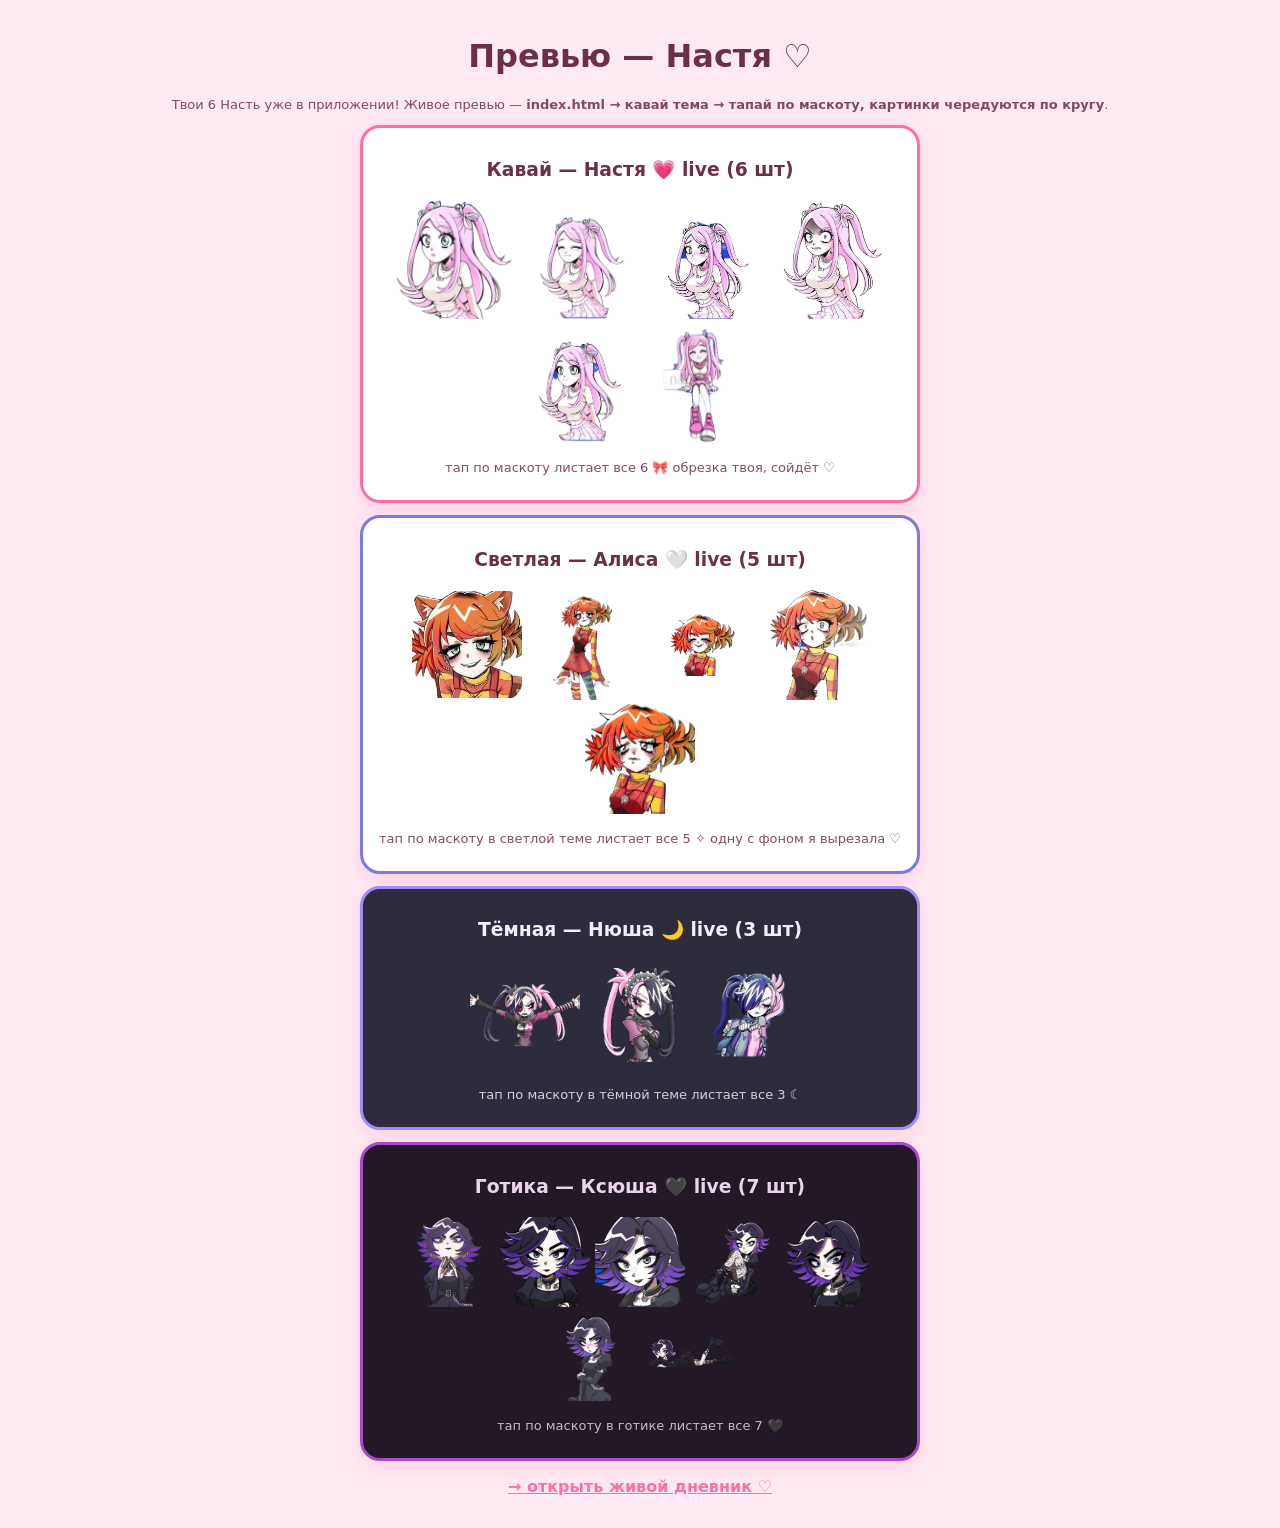
<file: preview-girls.html>
<!DOCTYPE html>
<html lang="ru">
<head>
<meta charset="UTF-8">
<meta name="viewport" content="width=device-width, initial-scale=1">
<title>Превью девочек ♡</title>
<style>
body{font-family:system-ui,sans-serif;background:#ffe9f2;color:#6b2f4a;margin:0;padding:16px}
h1{text-align:center}
.grid{display:grid;grid-template-columns:1fr 1fr;gap:12px;max-width:560px;margin:0 auto}
.card{background:#fff;border-radius:20px;padding:12px;text-align:center;box-shadow:0 6px 18px rgba(255,111,165,.18)}
.card svg{width:130px;height:130px}
.card.kawaii{border:3px solid #ff6fa5}
.card.light{border:3px solid #7a7ae0}
.card.dark{background:#2c2c3c;color:#f0eef7;border:3px solid #9d8cff}
.card.gothic{background:#221826;color:#e8d5e8;border:3px solid #a64ac9}
.small{font-size:13px;opacity:.85}
a{display:block;text-align:center;margin:16px;color:#ff6fa5;font-weight:800}
</style>
</head>
<body>
<h1>Превью — Настя ♡</h1>
<p style="text-align:center" class="small">Твои 6 Насть уже в приложении! Живое превью — <b>index.html → кавай тема → тапай по маскоту, картинки чередуются по кругу</b>.</p>
<div class="grid">
<div class="card kawaii" style="grid-column:1/-1"><h3>Кавай — Настя 💗 live (6 шт)</h3>
<img src="girls/nastya.png" style="width:120px;height:120px;object-fit:contain;border-radius:18px;background:#fff" alt="настя 1">
<img src="girls/nastya-1.png" style="width:120px;height:120px;object-fit:contain;border-radius:18px;background:#fff" alt="настя 2">
<img src="girls/nastya-2.png" style="width:120px;height:120px;object-fit:contain;border-radius:18px;background:#fff" alt="настя 3">
<img src="girls/nastya-3.png" style="width:120px;height:120px;object-fit:contain;border-radius:18px;background:#fff" alt="настя 4">
<img src="girls/nastya-4.png" style="width:120px;height:120px;object-fit:contain;border-radius:18px;background:#fff" alt="настя 5">
<img src="girls/nastya-5.png" style="width:120px;height:120px;object-fit:contain;border-radius:18px;background:#fff" alt="настя 6">
<p class="small">тап по маскоту листает все 6 🎀 обрезка твоя, сойдёт ♡</p></div>
<div class="card light" style="grid-column:1/-1"><h3>Светлая — Алиса 🤍 live (5 шт)</h3>
<img src="girls/alisa.png" style="width:110px;height:110px;object-fit:contain;border-radius:18px;background:#fff" alt="алиса 1">
<img src="girls/alisa-1.png" style="width:110px;height:110px;object-fit:contain;border-radius:18px;background:#fff" alt="алиса 2">
<img src="girls/alisa-2.png" style="width:110px;height:110px;object-fit:contain;border-radius:18px;background:#fff" alt="алиса 3">
<img src="girls/alisa-3.png" style="width:110px;height:110px;object-fit:contain;border-radius:18px;background:#fff" alt="алиса 4">
<img src="girls/alisa-4.png" style="width:110px;height:110px;object-fit:contain;border-radius:18px;background:#fff" alt="алиса 5">
<p class="small">тап по маскоту в светлой теме листает все 5 ✧ одну с фоном я вырезала ♡</p></div>
<div class="card dark" style="grid-column:1/-1"><h3>Тёмная — Нюша 🌙 live (3 шт)</h3>
<img src="girls/nyusha.png" style="width:110px;height:110px;object-fit:contain;border-radius:18px;background:#2c2c3c" alt="нюша 1">
<img src="girls/nyusha-1.png" style="width:110px;height:110px;object-fit:contain;border-radius:18px;background:#2c2c3c" alt="нюша 2">
<img src="girls/nyusha-2.png" style="width:110px;height:110px;object-fit:contain;border-radius:18px;background:#2c2c3c" alt="нюша 3">
<p class="small">тап по маскоту в тёмной теме листает все 3 ☾</p></div>
<div class="card gothic" style="grid-column:1/-1"><h3>Готика — Ксюша 🖤 live (7 шт)</h3>
<img src="girls/ksyusha.png" style="width:90px;height:90px;object-fit:contain;border-radius:18px;background:#221826" alt="ксюша 1">
<img src="girls/ksyusha-1.png" style="width:90px;height:90px;object-fit:contain;border-radius:18px;background:#221826" alt="ксюша 2">
<img src="girls/ksyusha-2.png" style="width:90px;height:90px;object-fit:contain;border-radius:18px;background:#221826" alt="ксюша 3">
<img src="girls/ksyusha-3.png" style="width:90px;height:90px;object-fit:contain;border-radius:18px;background:#221826" alt="ксюша 4">
<img src="girls/ksyusha-4.png" style="width:90px;height:90px;object-fit:contain;border-radius:18px;background:#221826" alt="ксюша 5">
<img src="girls/ksyusha-5.png" style="width:90px;height:90px;object-fit:contain;border-radius:18px;background:#221826" alt="ксюша 6">
<img src="girls/ksyusha-6.png" style="width:90px;height:90px;object-fit:contain;border-radius:18px;background:#221826" alt="ксюша 7">
<p class="small">тап по маскоту в готике листает все 7 🖤</p></div>
</div>
<a href="index.html">→ открыть живой дневник ♡</a>
</body>
</html>
</file>
